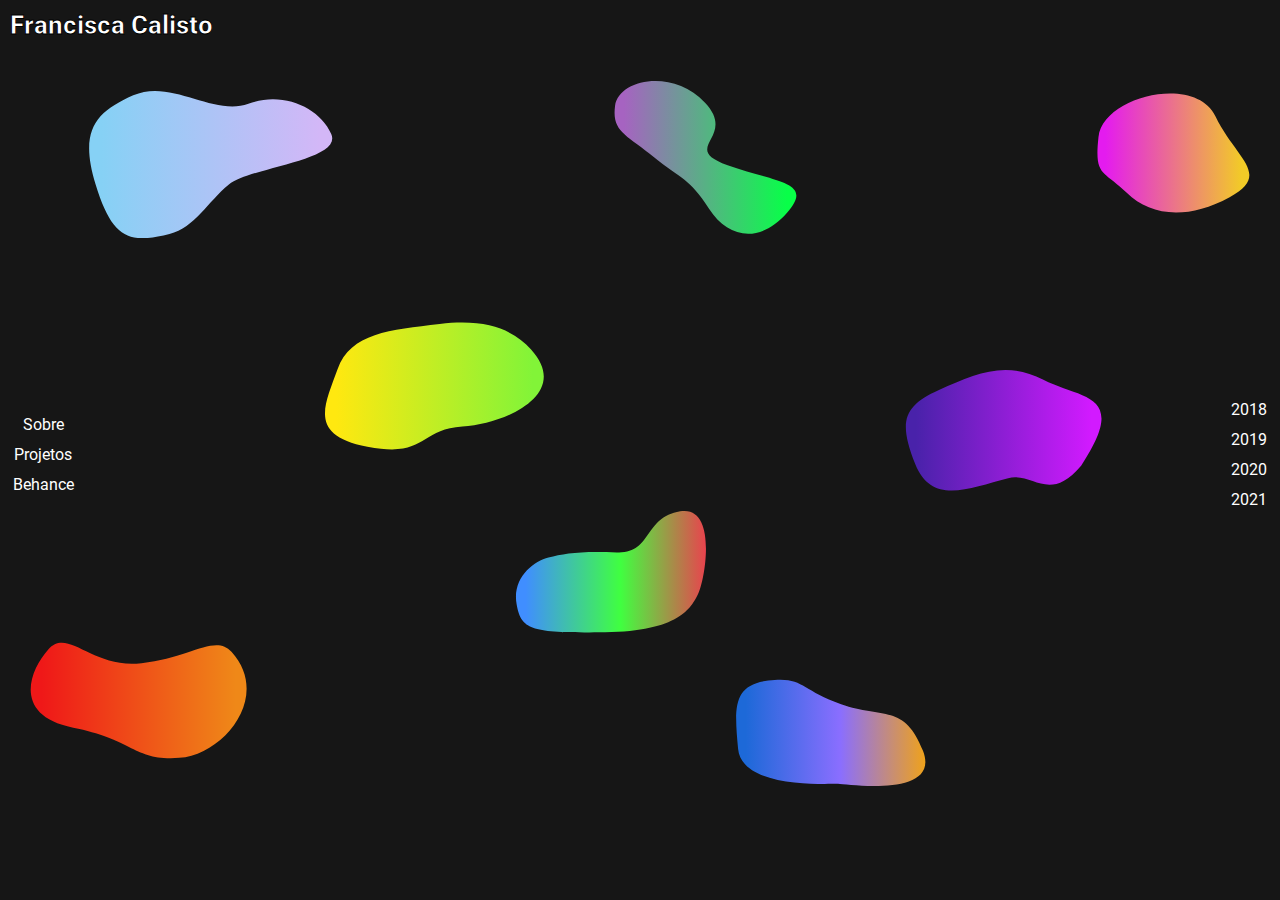
<file: index.html>
<!DOCTYPE html>
<html lang="en">
<head>
    <meta charset="UTF-8">
    <meta content="width=device-width, initial-scale=1" name="viewport" />
    <title>Portfolio Digital</title>
    <link rel="stylesheet" href="style.css">


</head>
<body>
<header >
<div class="nome">
        <a href="index.html"><h3>Francisca Calisto</h3></a>
   <img src="img/icone.png"  onclick="menu()" alt="">
</div>

    <div id="menu_telemovel" >
        <div class="imagem_cruz" onclick="menu()" ><img src="img/icone-02.png" alt=""></div>
        <div class="opcoes">
            <a href="index.html"><p>Principal</p></a>
            <a href="sobre.html"><p>Sobre</p></a>
            <a href="projetos.html"><p>Projetos</p></a>
            <a href="https://www.behance.net/franciscalisto"><p>Behance</p></a>
        </div>
    </div>


</header>

<div class="medio" id="medio_index">
  <div class="medio_esquerdo">
      <div class="tamanho">
      <a href="sobre.html"><p>Sobre</p></a></div>
      <div class="tamanho">
      <a href="projetos.html"><p>Projetos</p></a></div>
      <div class="tamanho">
      <a href="https://www.behance.net/franciscalisto"><p>Behance</p></a></div>
  </div>

    <div class="medio_direito">
        <p>2018</p>
        <p>2019</p>
        <p>2020</p>
        <p>2021</p>
    </div>
</div>





<div id="formas">

    <!--forma cor de rosa-->
<div class="animacao">

    <div class="apaga" id="forma_amarela">
        <a href="https://www.behance.net/gallery/112732879/Padrao-FiguraFundo"> <p> 1# Padrão - <br>Figura/Fundo</p>
        </a>
    </div>

    <svg id="forma_amarela" xmlns="http://www.w3.org/2000/svg" width="300.77" height="148.233" viewBox="0 0 235.77 148.233">


    <defs>
            <linearGradient id="gradient">
                <stop offset="5%" stop-color="#86d1f5" />
                <stop offset="95%" stop-color="#d3b7f7" />
            </linearGradient>
        </defs>

        <path class="amarela" data-name="Caminho 4" d="M3449.3,54.078c-37.712,16.952-44.983,34.7-28.264,89.2s24.127,59.634,64.487,49.424c25.669-6.494,38.077-32.032,59.407-49.424s114.111-24.407,102.37-50.6-45.375-51.488-80.125-38.592S3487.013,37.126,3449.3,54.078Z" transform="translate(-3412.554 -48.718)" fill="url(#gradient)" />
    </svg>
</div>

<!--forma azul-->



    <div class="animacao" id="forma_verde">

        <div class="apaga">
            <a href="https://www.behance.net/gallery/112716765/Colagem-Criatividade-e-Insonia"> <p> 2#Colagem - <br>Criatividade e Insónia</p>
            </a>

        </div>

        <svg id="forma_verde"  xmlns="http://www.w3.org/2000/svg" width="212.719" height="135.955" viewBox="0 0 212.719 135.955">
            <defs>
                <linearGradient id="gradient2">
                    <stop offset="5%" stop-color="#4922aa" />
                    <stop offset="95%" stop-color="#d21aff" />
                </linearGradient>
            </defs>
        <path class="verde" data-name="Caminho 2" d="M3457.366,74.379c-36.618,16.46-52.9,22.817-36.662,75.729s66.646,22.332,105.836,12.418c24.925-6.306,49.67,28.75,81.807-9.359,48.5-73.355-7.856-82.051-45.6-101.748S3493.984,57.919,3457.366,74.379Z" transform="translate(-3414.42 -44.381)"fill="url(#gradient2)"/>

    </svg>




</div>

<!--forma roxa-->
<div class="animacao" id="forma_roxa">

    <div class="apaga">
        <a href="https://www.behance.net/gallery/112730127/Dinamica-e-Movimento-Aparente-Narrativa"> <p> 3# Dinâmica e Movimento <br> Aparente + Narrativa</p>
        </a>

    </div>

    <svg id="forma_roxa"  xmlns="http://www.w3.org/2000/svg" width="250.992" height="155.803" viewBox="0 0 189.992 155.803">
        <defs>
            <linearGradient id="gradient4">
                <stop offset="5%" stop-color="#a663c1" />
                <stop offset="95%" stop-color="#08ff48" />
            </linearGradient>
        </defs>
        <path class="roxa" data-name="Caminho 3" d="M3191.214,507.326c3.46-26.05,65.239-37.55,98.023-2.653s-40.113,52.382,8.988,69.976,101.99,9.8,75.283,40.748-66.437,31.048-86.41,0-29.19-27.782-57.291-50.7S3187.754,533.376,3191.214,507.326Z" transform="translate(-3190.695 -482.843)" fill="url(#gradient4)"/>
    </svg>

</div>

<!--forma amarelilo-->
<div class="animacao" id="forma_amarilo">

    <div class="apaga">
        <a href="https://www.behance.net/gallery/112735629/Menus"> <p> 4# Menus</p>
        </a>

    </div>

    <svg id="forma_amarilo"  xmlns="http://www.w3.org/2000/svg" width="168.948" height="126.282" viewBox="0 0 168.948 126.282">
        <defs>
            <linearGradient id="gradient5">
                <stop offset="5%" stop-color="#e41bef" />
                <stop offset="95%" stop-color="#f2cb27" />
            </linearGradient>
        </defs>
        <path class="amarilo" data-name="Caminho 5" d="M3284.383,625.274c-24.823-25.338-39.02-17.879-32.051-58.182s111.622-67.991,132.125-25.5,58.121,66.609,15.739,89.647S3309.206,650.612,3284.383,625.274Z" transform="translate(-3250.56 -520.298)"  fill="url(#gradient5)"/>
    </svg>

</div>

<!--forma verde limão-->
<div class="animacao" id="forma_rosa">

    <div class="apaga">
        <a href="https://www.behance.net/gallery/112770107/Desdobravel-Poster"> <p> 5# Desdobrável + <br> Poster</p>
        </a>

    </div>

    <svg id="forma_rosa"  xmlns="http://www.w3.org/2000/svg"width="224.046" height="140.136" viewBox="0 0 224.046 140.136">


    <defs>
            <linearGradient id="gradient6">
                <stop offset="5%" stop-color="#ffe810" />
                <stop offset="95%" stop-color="#82f438" />
            </linearGradient>
        </defs>
        <path class="rosa" data-name="Caminho 5" d="M3204.686,590.389c-11.153,40.8-32.424,72.475,27.239,83.923s48.162-22.287,92.929-25.537,119.622-38.01,79.416-82.129c-16.283-17.868-42.989-34.839-92.885-28.9S3215.839,549.588,3204.686,590.389Z" transform="translate(-3191.702 -536.537)" fill="url(#gradient6)"/>
    </svg>

</div>


<!--forma vermelha-->
<div class="animacao" id="forma_vermelha">

    <div class="apaga">
        <a href="https://www.behance.net/gallery/112791897/Moving-Poster"> <p> 6# Moving Poster</p>
        </a>

    </div>

    <svg id="forma_vermelha"  xmlns="http://www.w3.org/2000/svg" width="318.038" height="144.62" viewBox="0 0 218.038 144.62">



    <defs>
            <linearGradient id="gradient7">
                <stop offset="5%" stop-color="#ef1818" />
                <stop offset="95%" stop-color="#ef8818" />
            </linearGradient>
        </defs>
        <path class="vermelha" data-name="Caminho 5" d="M3219.157,566.646c-18.263,24.563-20.164,73.7,39.5,85.147s52.021,56.428,96.788,53.177,96.179-94.206,55.973-138.324c-16.283-17.868-49.088,21.178-98.984,27.114S3237.42,542.083,3219.157,566.646Z" transform="translate(-3207.895 -560.519)" fill="url(#gradient7)"/>
    </svg>

</div>


<!--forma branca-->
<div class="animacao" id="forma_branca">

    <div class="apaga">
        <a href="https://www.behance.net/gallery/117414095/Jazz-Visualizer"> <p> 7# Visualizador <br> Música</p>
        </a>

    </div>

    <svg id="forma_branca"  xmlns="http://www.w3.org/2000/svg" width="207.264" height="139.817" viewBox="0 0 207.264 139.817">



        <defs>
            <linearGradient id="gradient8">
                <stop offset="5%" stop-color="#408eff" />
                <stop offset="55%" stop-color="#40ff40" />
                <stop offset="100%" stop-color="#e9434e"/>
            </linearGradient>
        </defs>
        <path class="branca" data-name="Caminho 5" d="M3211.008,546.246c-17.136,2.046-48.6,12.744-42.856,46.464s21.6,24.352,95.41,23.351,99.44-24.775,107.6-39.519,4.435-113.4-34.054-96.392-24.744,74.468-60.519,72.838S3228.143,544.2,3211.008,546.246Z" transform="translate(-3167.461 -478.187)" fill="url(#gradient8)"/>
    </svg>

</div>

    <!--forma multicolor-->
    <div class="animacao" id="forma_multi">

        <div class="apaga">
            <a href="https://www.behance.net/gallery/112715317/Ciclo-de-Conversas-Design-Multimdia"> <p>8# CCDM</p>
            </a>

        </div>

        <svg id="forma_multi"  xmlns="http://www.w3.org/2000/svg" width="201.277" height="140.443" viewBox="0 0 201.277 110.443">

            <defs>
                <linearGradient id="gradient9">
                    <stop offset="5%" stop-color="#1d69d8" />
                    <stop offset="55%" stop-color="#8a6eff" />
                    <stop offset="100%" stop-color="#efa21b"/>
                </linearGradient>
            </defs>
            <path class="multiv" data-name="Caminho 5" d="M893.98,591.037c-35.66,4.252-41.109,28.657-37.312,69.39s107.978,40.039,107.978,40.039,108.5,7.286,90.184-40.039-48.508-25.5-90.184-40.137S929.64,586.785,893.98,591.037Z" transform="translate(-855.636 -600.537)"  fill="url(#gradient9)"/>
        </svg>

    </div>

</div>







<script src="anime.min.js"></script>
<script src="ola.js"></script>
</body>

</html>
</file>
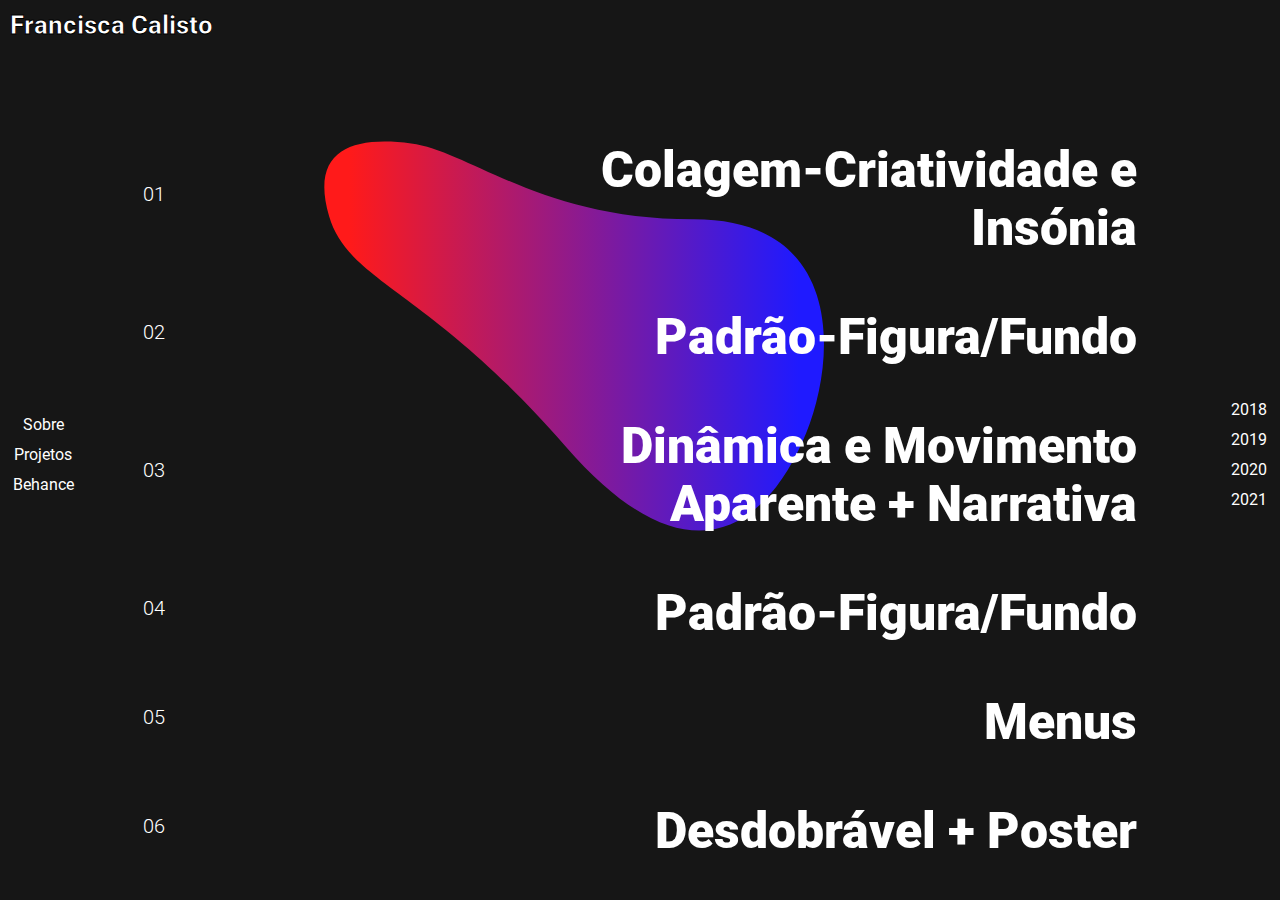
<file: projetos.html>
<!DOCTYPE html>
<html lang="en">
<head>
    <meta charset="UTF-8">
    <meta content="width=device-width, initial-scale=1" name="viewport" />
    <title>Projetos</title>
    <link rel="stylesheet" href="style.css">

</head>
<body>

<header>
    <div class="nome">
        <a href="index.html"><h3>Francisca Calisto</h3></a>
        <img src="img/icone.png"  onclick="menu()" alt="">
    </div>

    <div id="menu_telemovel" >
        <div class="imagem_cruz" onclick="menu()" ><img src="img/icone-02.png" alt=""></div>
        <div class="opcoes">
            <a href="index.html"><p>Principal</p></a>
            <a href="sobre.html"><p>Sobre</p></a>
            <a href="projetos.html"><p>Projetos</p></a>
            <a href="https://www.behance.net/franciscalisto"><p>Behance</p></a>
        </div>
    </div>

</header>

<div class="medio">
    <div class="medio_esquerdo">
        <div class="tamanho">
            <a href="sobre.html"><p>Sobre</p></a></div>
        <div class="tamanho">
            <a href="projetos.html"><p>Projetos</p></a></div>
        <div class="tamanho">
            <a href="https://www.behance.net/franciscalisto"><p>Behance</p></a></div>
    </div>

    <div class="medio_direito">
        <p>2018</p>
        <p>2019</p>
        <p>2020</p>
        <p>2021</p>
    </div>
</div>

<div id="grupo">
<div class="projetos" id="primeiro">
    <div class="numero">
        <p>01</p>
    </div>
    <div class="palavra">
        <a href="https://www.behance.net/gallery/112716765/Colagem-Criatividade-e-Insonia"><h3>Colagem-Criatividade e Insónia</h3></a>
    </div>
</div>

<div class="projetos" id="segundo">
    <div class="numero">
        <p>02</p>
    </div>
    <div class="palavra">
        <a href="https://www.behance.net/gallery/112732879/Padrao-FiguraFundo"><h3>Padrão-Figura/Fundo</h3></a>
    </div>
</div>

<div class="projetos" id="terceiro">
    <div class="numero">
        <p>03</p>
    </div>
    <div class="palavra">
        <a href="https://www.behance.net/gallery/112730127/Dinamica-e-Movimento-Aparente-Narrativa"><h3>Dinâmica e Movimento Aparente + Narrativa</h3></a>
    </div>
</div>

<div class="projetos" id="quarto">
    <div class="numero">
        <p>04</p>
    </div>
    <div class="palavra">
        <a href="https://www.behance.net/gallery/112732879/Padrao-FiguraFundo"><h3>Padrão-Figura/Fundo</h3></a>
    </div>
</div>

<div class="projetos" id="quinto">
    <div class="numero">
        <p>05</p>
    </div>
    <div class="palavra">
        <a href="https://www.behance.net/gallery/112735629/Menus"> <h3>Menus</h3></a>
    </div>
</div>

<div class="projetos" id="sexto">
    <div class="numero">
        <p>06</p>
    </div>
    <div class="palavra">
        <a href="https://www.behance.net/gallery/112770107/Desdobravel-Poster"><h3>Desdobrável + Poster</h3></a>
    </div>
</div>

<div class="projetos" id="sete">
    <div class="numero">
        <p>07</p>
    </div>
    <div class="palavra">
        <a href="https://www.behance.net/gallery/112791897/Moving-Poster"><h3>Moving Poster</h3></a> 
    </div>
</div>

<div class="projetos" id="oito">
    <div class="numero">
        <p>08</p>
    </div>
    <div class="palavra">
        <a href="https://www.behance.net/gallery/117414095/Jazz-Visualizer"><h3>Vizualizador de Música</h3></a>
    </div>
</div>

<div class="projetos" id="nove">
    <div class="numero">
        <p>09</p>
    </div>
    <div class="palavra">
        <a href="https://www.behance.net/gallery/116872225/AiO"><h3>AiO</h3></a>
    </div>
</div>

<div class="projetos" id="dez">
    <div class="numero">
        <p>10</p>
    </div>
    <div class="palavra">
        <a href="https://www.behance.net/gallery/112715317/Ciclo-de-Conversas-Design-Multimdia"><h3>Ciclo de Conversas de Design + Multimédia</h3></a>
    </div>
</div>

</div>

<!--  forma roxa      -->
<div class="animacao" id="forma_projeto">

    <svg id="forma_projeto" xmlns="http://www.w3.org/2000/svg" width="503.333" height="417.271" viewBox="0 0 503.333 417.271">

    <defs>
            <linearGradient id="gradient3">
                <stop offset="5%" stop-color="#ff1a1a" />
                <stop offset="95%" stop-color="#1f1aff" />
            </linearGradient>
        </defs>
        <path class="projeto" data-name="Caminho 5" d="M3228.229,225.919c-58.959-7.605-101.558,20.707-82.062,87.145s92.154,93.539,229.451,251.3,217.957,37.97,247.623-34.755,52.078-231.016-100.492-230.728S3287.188,233.524,3228.229,225.919Z" transform="translate(-3141.381 -224.714)"fill="url(#gradient3)"/>
    </svg>


</div>



<script src="anime.min.js"></script>
<script src="ola.js"></script>
</body>
</html>
</file>
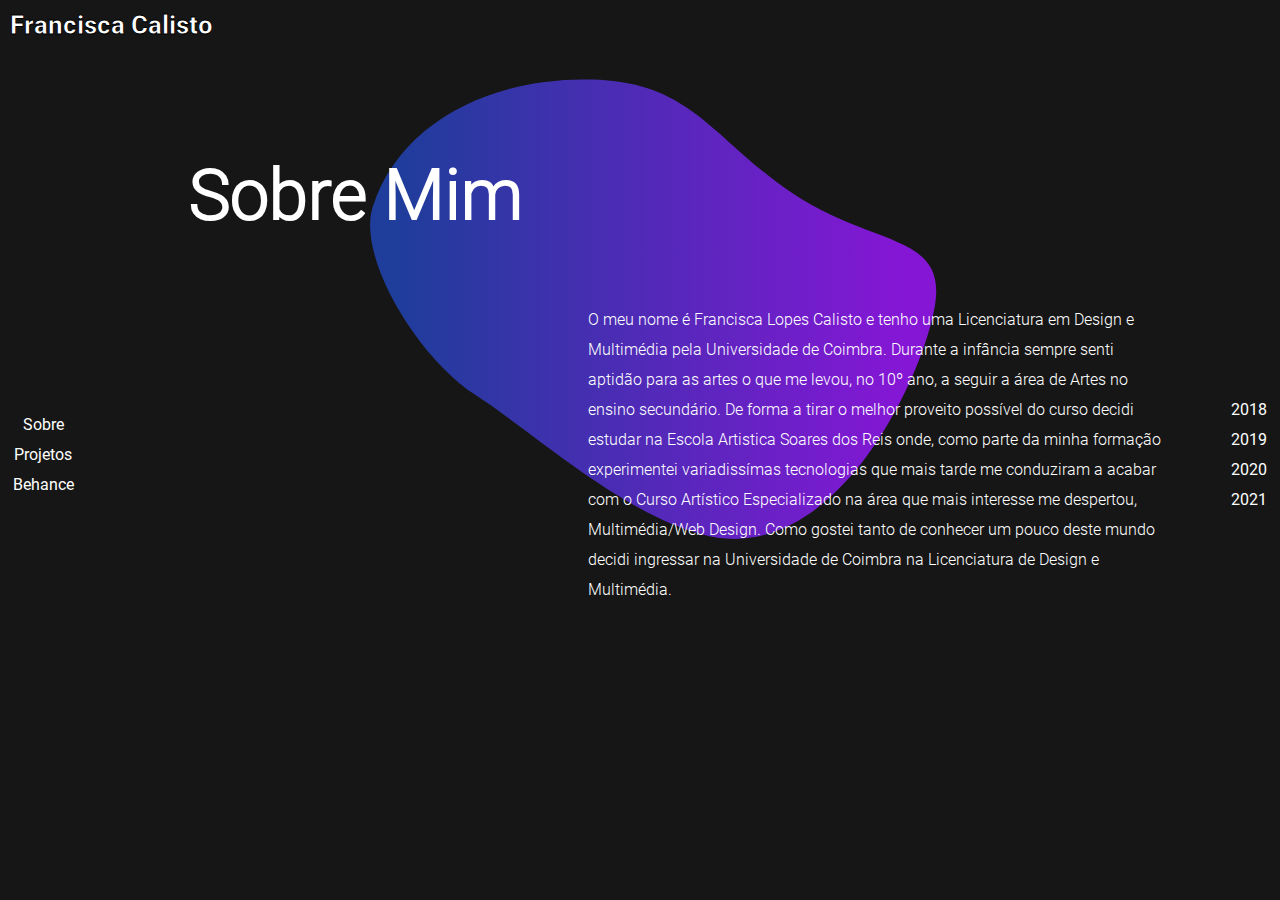
<file: sobre.html>
<!DOCTYPE html>
<html lang="en">
<head>
    <meta charset="UTF-8">
    <meta content="width=device-width, initial-scale=1" name="viewport" />
    <title>Sobre</title>
    <link rel="stylesheet" href="style.css">
</head>
<body>
<header>
    <div class="nome">
        <a href="index.html"><h3>Francisca Calisto</h3></a>
        <img src="img/icone.png"  onclick="menu()" alt="">
    </div>

    <div id="menu_telemovel" >
        <div class="imagem_cruz" onclick="menu()" ><img src="img/icone-02.png" alt=""></div>
        <div class="opcoes">
            <a href="index.html"><p>Principal</p></a>
            <a href="sobre.html"><p>Sobre</p></a>
            <a href="projetos.html"><p>Projetos</p></a>
            <a href="https://www.behance.net/franciscalisto"><p>Behance</p></a>
        </div>
    </div>



</header>

<div class="medio">
    <div id="lado">
    <div class="medio_esquerdo">
        <div class="tamanho">
            <a href="sobre.html"><p>Sobre</p></a></div>
        <div class="tamanho">
            <a href="projetos.html"><p>Projetos</p></a></div>
        <div class="tamanho">
            <a href="https://www.behance.net/franciscalisto"><p>Behance</p></a></div>

    </div>

<!--  forma azul      -->
        <div class="animacao" id="forma_sobre">

            <svg id="forma_azul" xmlns="http://www.w3.org/2000/svg" width="900" height="600" viewBox="0 -40 480.319 419.82">
                <defs>
                    <linearGradient id="gradient3">
                        <stop offset="5%" stop-color="#1f3d9b" />
                        <stop offset="95%" stop-color="#8616d6" />
                    </linearGradient>
                </defs>
                <path class="azul" data-name="Caminho 4" d="M3689.218,163.618c56.005,38.194,121.847,10.425,113.851,60.95s-67.782,204.065-159.188,180.941c-57.147-14.457-105.672-109.552-144.547-134.577s-101.089-78.972-89.719-114.774c18.807-59.22,82.859-106.634,152.76-104.769S3633.213,125.424,3689.218,163.618Z" transform="translate(-3408.249 -51.337)" fill="url(#gradient3)"/>
            </svg>


        </div>

    <section>
        <div id="sobre_mim_h">
            <h2>Sobre Mim</h2>


        </div>
        <div id="sobre_mim_texto">
            <p>O meu nome é Francisca Lopes Calisto e tenho uma Licenciatura em Design e Multimédia pela Universidade de Coimbra.
                Durante a infância sempre senti aptidão para as artes o que me levou, no 10º ano, a seguir a área de Artes no ensino secundário.
                De forma a tirar o melhor proveito possível do curso decidi estudar na Escola Artistica Soares dos Reis onde, como parte da minha formação experimentei variadissímas tecnologias que mais tarde me conduziram a acabar com o Curso Artístico Especializado na área que mais interesse me despertou, Multimédia/Web Design.
                Como gostei tanto de conhecer um pouco deste mundo decidi ingressar na Universidade de Coimbra na Licenciatura de Design e Multimédia.
            </p>
        </div>



    </section>
    </div>

    <div class="medio_direito">
        <p>2018</p>
        <p>2019</p>
        <p>2020</p>
        <p>2021</p>
    </div>
</div>








<script src="anime.min.js"></script>
<script src="ola.js"></script>
</body>
</html>
</file>
<file: style.css>
*{
    margin: 0;
padding: 0;}

@font-face {
    font-family: "Roboto";
    src: url(Fonts/Roboto-Regular.ttf) format("truetype");
}


@font-face {
    font-family: "Roboto_Light";
    src: url(Fonts/Roboto-Light.ttf) format("truetype");
}

@font-face {
    font-family: "Roboto_Bold";
    src: url(Fonts/Roboto-Black.ttf) format("truetype");
}

body{height:100vh;
background-color: #161616;
    overflow-x: hidden;
}

svg{cursor: pointer;
position: absolute;
top: 0px;}


.nome{width: 200px;
height: 50px;}

#menu_telemovel{display: none;}

#forma_verde{
left: 60%;
top: 40%;}

header{display: flex;}



h2{font-family:"Roboto_Light";
font-size: 70px;
margin-left: 50px;
    color: white;
}

h3
{font-family:"Roboto_Bold";
    width: 650px;
    color:white;
margin-top: 10px;
    margin-left: 10px;
font-size: 26px;
    -webkit-text-stroke: 1px black;
    text-stroke: 1px black;}

.nome h3:hover{
    color: white;
    animation-name: anima_h;
    animation-duration: 0.4s;
    animation-fill-mode: forwards;

}

.nome img{display: none;
}

.fundo h4{font-family:"Roboto_Bold";
font-size: 80px;
    color: white;
    z-index: 4;
}

.fundo h4:hover{
    animation-name: anima_h4;
    animation-duration: 0.2s;
    animation-fill-mode: forwards;
   }


p
{font-family:"Roboto_Light";
    line-height: 30px;
    color: white;
}

a{text-decoration: none;
color: black;
}



.medio_esquerdo p{font-family: Roboto;
color:white;}

.medio_esquerdo p:hover {
    animation-name: anima_p;
    animation-duration: 0.2s;
    animation-fill-mode: forwards;
}

.medio_direito p{font-family: Roboto;
    color:white;}

.medio_direito p:hover {
    animation-name: anima_p;
    animation-duration: 0.2s;
    animation-fill-mode: forwards;
}



hr{width: 80%;
    border-top: 0.5px solid white;
    border-bottom: none;
    border-left: none;
    border-right: none;
margin-top: 30px;
margin-left:40px;}


.fundo h4{

    position: absolute;
bottom: 10px;
right:10px;}



.medio{display: flex;
    width: 98%;
    margin-left: auto;
    margin-right: auto;
   text-align: center;
justify-content: space-between;
height: 90%;
}

.medio_esquerdo{
    margin-top: auto;
    margin-bottom: auto;}

.medio_direito{
    margin-top: auto;
    margin-bottom: auto;}




#lado{display: flex;}

section{display: flex;
justify-content: space-evenly;
z-index: 2;}

#sobre_mim_texto {
    width: 50%;
    margin-top: auto;
    margin-bottom: auto;
}

#sobre_mim_h {
    margin-top: 9%;

}


#sobre_mim_texto p {
    text-align: left;

}

#forma_sobre{z-index: -1;}



#forma_amarela{top: 100px;
left: 70px;
}

#forma_verde{
    left: 70%;
    top: 40%;
    position: absolute;
}

#forma_verde p {
    font-family: Roboto_Bold;
    color: transparent;
    -webkit-text-stroke: 1px white;
    text-stroke: 1px white;
    font-size: 2em;
    font-weight: bold;
margin-left: -400px;
    margin-top: 50px;
    text-align: center;
}


.apaga{
    display:none;
   position: absolute;
    z-index: 3;
    width: 500px;
    /*margin-left:-190px;*/
    /*margin-top: 35px;*/

}



.apaga p{
    line-height: 25px;}



.animacao:hover .apaga{
    display: block;
font-size: 0.8em;
}

.apaga a:hover{
    font-size: 1em;
    font-weight: bold;
}

#forma_amarela{
    position: absolute;
    left: 5%;
    top: 10%;

}

#forma_amarela p{
    font-family: Roboto_Bold;
    color: transparent;
    -webkit-text-stroke: 1px white;
    text-stroke: 1px white;
    margin-top: 50px;
    margin-left: 200px;
    font-size: 2em;
    font-weight: bold;
}



#forma_roxa{
    position: absolute;
left: 45%;
top: 9%;}

#forma_roxa p{
    font-family: Roboto_Bold;
    color: transparent;
    -webkit-text-stroke: 1px white;
    text-stroke: 1px white;
    font-size: 2em;
    font-weight: bold;
margin-top: 35px;
    margin-left: 140px;

}

#forma_amarilo{
    position: absolute;
    left: 85%;
    top: 10%;}

#forma_amarilo p{
    font-family: Roboto_Bold;
    color: transparent;
    -webkit-text-stroke: 1px white;
    text-stroke: 1px white;
    font-size: 2em;
    font-weight: bold;
    margin-top: 35px;
    margin-left: -50px;

}

#forma_rosa{
    position: absolute;
    left: 25%;
    top: 35%;}

#forma_rosa p{
    font-family: Roboto_Bold;
    color: transparent;
    -webkit-text-stroke: 1px white;
    text-stroke: 1px white;
    font-size: 2em;
    font-weight: bold;
    margin-top: 35px;
    margin-left: 110px;

}

#forma_vermelha{
    position: absolute;
    left: -1%;
    top: 70%;}

#forma_vermelha p{
    font-family: Roboto_Bold;
    color: transparent;
    -webkit-text-stroke: 1px white;
    text-stroke: 1px white;
    font-size: 2em;
    font-weight: bold;
    margin-top: 45px;
    margin-left: 130px;

}

#forma_branca{
    position: absolute;
    left: 40%;
    top: 55%;}

#forma_branca p{
    font-family: Roboto_Bold;
    color: transparent;
    -webkit-text-stroke: 1px white;
    text-stroke: 1px white;
    font-size: 2em;
    font-weight: bold;
    margin-top: 70px;
    margin-left: -100px;

}

#forma_multi {position: absolute;
    left: 57%;
    top: 75%;
}

#forma_multi p{
    font-family: Roboto_Bold;
    color: transparent;
    -webkit-text-stroke: 1px white;
    text-stroke: 1px white;
    font-size: 2em;
    font-weight: bold;
    margin-top: 30px;
    margin-left: 100px;

}


#grupo{
    position: absolute;
    top: 10%;
    left: 20%;
    width: 70%;
    height: 86vh;
    z-index: 4;
overflow: scroll;}

.projetos{width: 97%;
    display: flex;
align-items: center;
    margin-top: 4%;
    margin-left: auto;
    margin-right: auto;
    justify-content: space-between;

}

.projetos h3{ font-family: "Roboto_Bold";
    font-size: 50px;
    color: white;
    text-align: end;
    -webkit-text-stroke: 1px transparent;
    text-stroke: 1px transparent;
}

.projetos h3:hover{
    color: white;
    animation-name: anima;
    animation-duration: 0.5s;
    animation-fill-mode: forwards;

}

.projetos p{font-family: Roboto_Light;
    font-size: 20px;
    color: white;}

#forma_projeto svg{z-index: -1;
margin-left: 10%;
margin-top: 10%;}

@keyframes anima {
    from {
        color: white;
        -webkit-text-stroke: 1px white;
        text-stroke: 1px white;
    }

    to {
        color: transparent;
        -webkit-text-stroke: 1px white;
        text-stroke: 1px white;
    }
}



@keyframes anima_h {
    from {
        color:white;
        -webkit-text-stroke: 1px black;
        text-stroke: 1px black;
    }

    to {
        color: transparent;
        -webkit-text-stroke: 1px white;
        text-stroke: 1px white;
    }
}

@keyframes anima_h4 {
    from {
        color: white;
        -webkit-text-stroke: 1px black;
        text-stroke: 1px black;
    }

    to {
        color: transparent;
        -webkit-text-stroke: 1px white;
        text-stroke: 1px white;
    }
}

@keyframes anima_p {
    from {
        color: white;
        -webkit-text-stroke: 0.5px black;
        text-stroke: 0.5px black;
    }

    to {
        color: transparent;
        -webkit-text-stroke: 0.5px white;
        text-stroke: 0.5px white;
    }
}

@media screen  {
@media(max-width: 600px)  {

   body{
       overflow-x: hidden;
       overflow-y: hidden;
       background-color: black;
       height: 100vh;

   }

    h3{-webkit-text-stroke: 1px white;
        text-stroke: 1px white;}

    #menu_telemovel{
        position: absolute;
        display: none;
    background-color: black;
        width: 100%;
        height: 100% ;
        top: 0;
        bottom: 0;
        left: 0;
        right:0;
    z-index: 5;}

    .imagem_cruz{position: absolute;
    right: 0%;
       }

.imagem_cruz img{width: 90px;}

    #menu_telemovel p{text-align: center;
    font-family: Roboto_Light;
    font-size: 40px;
        margin-top: 15%;
}

    .opcoes{margin-top:40%;
    height: 50%;
}


    #medio_index{display: none;}

hr{display: none;}

.nome h3{font-family: Roboto_Light;
    font-size: 25px;
width: max-content;
}
.projetos{
    display: block;
}
.projetos h3{font-size: 30px;
text-align: start;
width: 98%;}

    .fundo h4{font-size: 35px;}

    #forma_verde{display: none}
    #forma_branca{display: none}
    #forma_vermelha{display: none}
    #forma_roxa{display: none}
#forma_verde{display: none}
    #forma_multi{display: none}

    #forma_amarilo{margin-left:-50%;
        margin-top: 41%;
    width: 60%;}

    #forma_amarela{ margin-left:17%;
        margin-top: 1%;}

    #forma_rosa{margin-top: 55%;
    margin-left: -21%}

    .nome{display: flex;
    justify-content: space-between;
    align-items: baseline;
    width: 96%;}

    .nome img{display: block;
        width: 45px;}

    .medio_direito{display: none;}

    .medio_esquerdo{display: none;}

    section{display: block;
    width: 100%;}

    #sobre_mim_h h2{margin-left: 0;
    text-align: center;
    font-size: 50px;}

    #sobre_mim_texto {overflow: scroll;
        margin-left: auto;
        margin-right: auto;
        margin-top: 10%;
        width: 85%;}

    #fundo_sobre{display: none;}
}

    #forma_azul {width: 80%;
    margin-left: 10%;}





#grupo{
    width: 80%;
    left:10%;
    margin-left: auto;
    margin-right: auto;
    height: 86%;
}

#forma_projeto svg{width: 70%;
}




}
</file>
